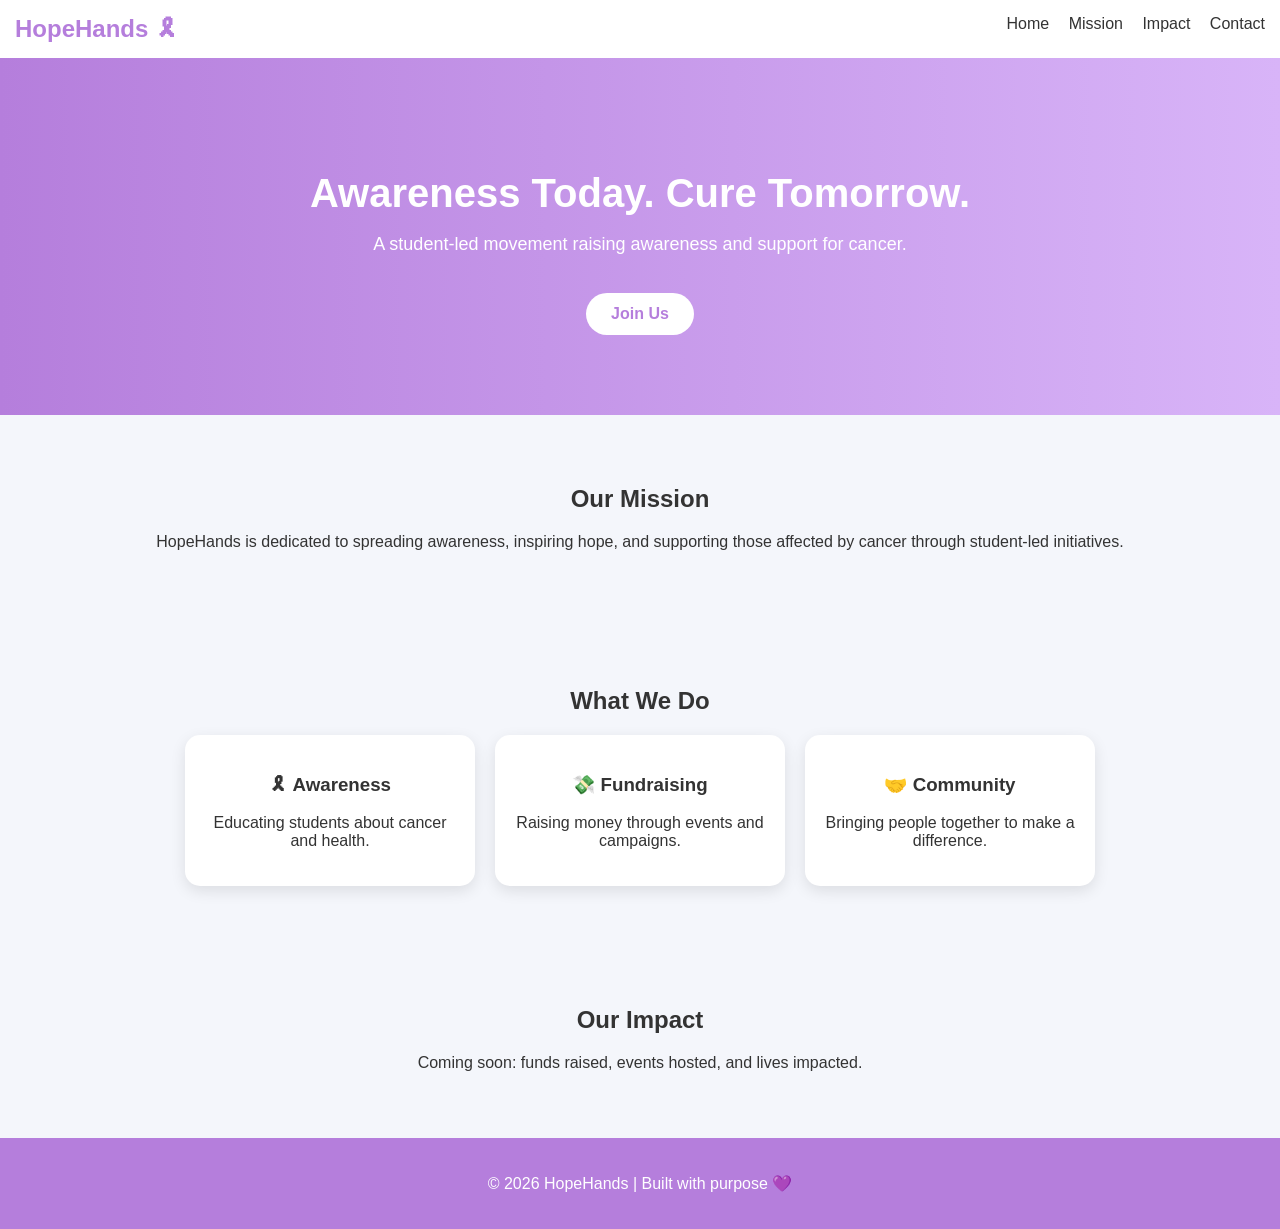
<file: index.html>
<!DOCTYPE html>
<html lang="en">
<head>
<meta charset="UTF-8">
<meta name="viewport" content="width=device-width, initial-scale=1.0">
<title>HopeHands</title>

<style>
body {
  margin: 0;
  font-family: 'Segoe UI', sans-serif;
  background: #f4f6fb;
  color: #333;
}

/* NAVBAR */
nav {
  background: white;
  padding: 15px;
  display: flex;
  justify-content: space-between;
  box-shadow: 0 2px 5px rgba(0,0,0,0.1);
}

nav h1 {
  color: #b57edc;
  margin: 0;
}

nav a {
  text-decoration: none;
  margin-left: 15px;
  color: #333;
  font-weight: 500;
}

/* HERO */
.hero {
  background: linear-gradient(to right, #b57edc, #d8b4f8);
  color: white;
  padding: 80px 20px;
  text-align: center;
}

.hero h2 {
  font-size: 40px;
  margin-bottom: 10px;
}

.hero p {
  font-size: 18px;
}

.btn {
  display: inline-block;
  margin-top: 20px;
  background: white;
  color: #b57edc;
  padding: 12px 25px;
  border-radius: 25px;
  text-decoration: none;
  font-weight: bold;
}

/* SECTIONS */
.section {
  padding: 50px 20px;
  text-align: center;
}

.cards {
  display: flex;
  flex-wrap: wrap;
  justify-content: center;
  gap: 20px;
}

.card {
  background: white;
  padding: 20px;
  width: 250px;
  border-radius: 15px;
  box-shadow: 0 5px 15px rgba(0,0,0,0.1);
}

/* FOOTER */
footer {
  background: #b57edc;
  color: white;
  text-align: center;
  padding: 20px;
}
</style>
</head>

<body>

<!-- NAVBAR -->
<nav>
  <h1>HopeHands 🎗</h1>
  <div>
    <a href="#">Home</a>
    <a href="#">Mission</a>
    <a href="#">Impact</a>
    <a href="#">Contact</a>
  </div>
</nav>

<!-- HERO -->
<section class="hero">
  <h2>Awareness Today. Cure Tomorrow.</h2>
  <p>A student-led movement raising awareness and support for cancer.</p>
  <a class="btn" href="#">Join Us</a>
</section>

<!-- MISSION -->
<section class="section">
  <h2>Our Mission</h2>
  <p>
    HopeHands is dedicated to spreading awareness, inspiring hope,
    and supporting those affected by cancer through student-led initiatives.
  </p>
</section>

<!-- WHAT WE DO -->
<section class="section">
  <h2>What We Do</h2>
  <div class="cards">
    <div class="card">
      <h3>🎗 Awareness</h3>
      <p>Educating students about cancer and health.</p>
    </div>
    <div class="card">
      <h3>💸 Fundraising</h3>
      <p>Raising money through events and campaigns.</p>
    </div>
    <div class="card">
      <h3>🤝 Community</h3>
      <p>Bringing people together to make a difference.</p>
    </div>
  </div>
</section>

<!-- IMPACT -->
<section class="section">
  <h2>Our Impact</h2>
  <p>Coming soon: funds raised, events hosted, and lives impacted.</p>
</section>

<!-- FOOTER -->
<footer>
  <p>© 2026 HopeHands | Built with purpose 💜</p>
</footer>

</body>
</html>
</file>
